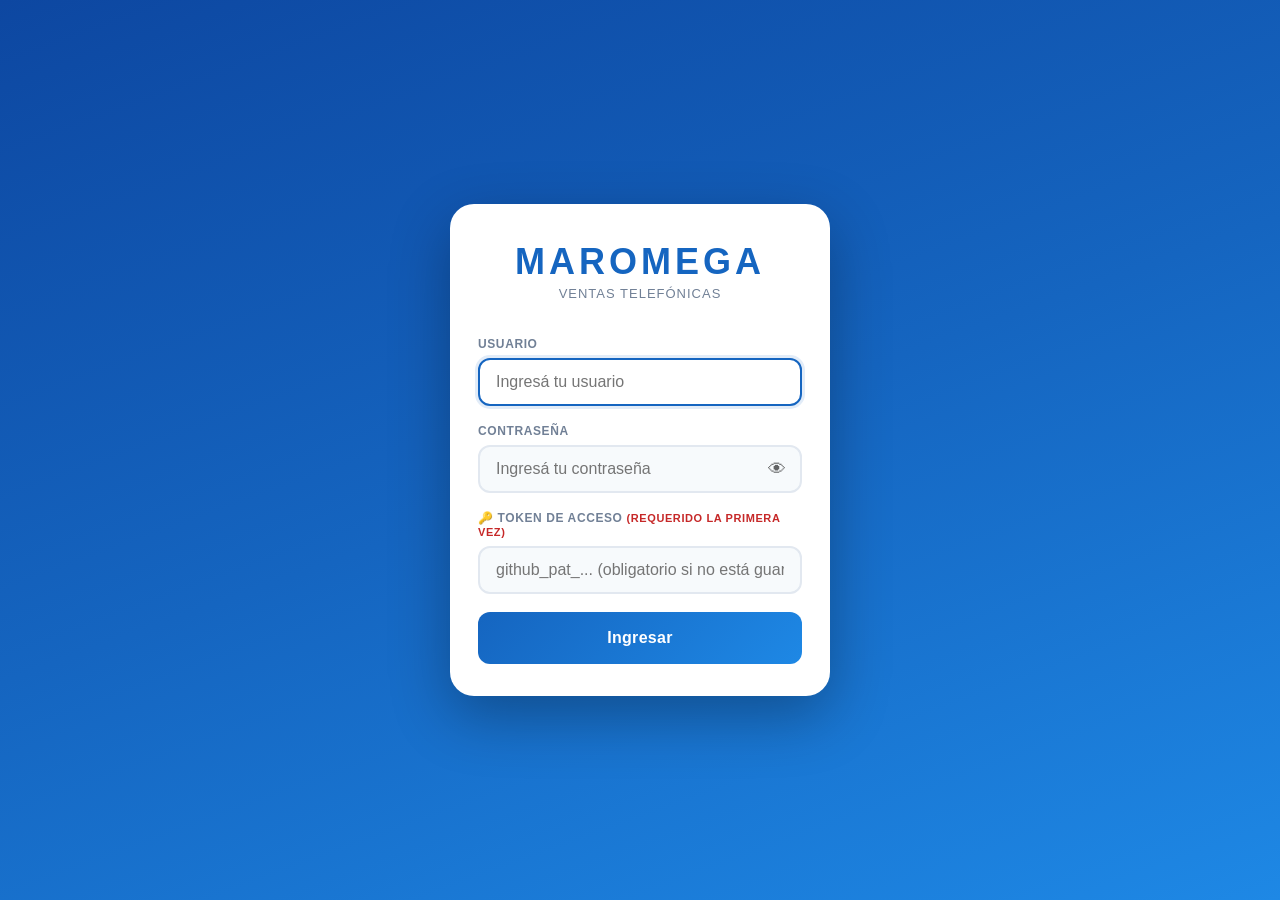
<file: index.html>
<!DOCTYPE html>
<html lang="es">
<head>
    <meta charset="UTF-8">
    <meta name="viewport" content="width=device-width, initial-scale=1.0, maximum-scale=1.0, user-scalable=no">
    <title>MAROMEGA · Ventas</title>
    <link rel="stylesheet" href="css/style.css">
</head>
<body class="login-body">
    <div class="login-container">
        <div class="login-logo">
            <div class="login-brand">MAROMEGA</div>
            <p class="login-subtitle">Ventas Telefónicas</p>
        </div>
        <form id="loginForm" class="login-form" onsubmit="handleLogin(event)">
            <div class="form-group">
                <label for="username">Usuario</label>
                <input type="text" id="username" name="username" autocomplete="username"
                       placeholder="Ingresá tu usuario" required autofocus>
            </div>
            <div class="form-group">
                <label for="password">Contraseña</label>
                <div class="password-wrapper">
                    <input type="password" id="password" name="password" autocomplete="current-password"
                           placeholder="Ingresá tu contraseña" required>
                    <button type="button" class="toggle-pass" onclick="togglePassword()" tabindex="-1">👁</button>
                </div>
            </div>
            <div class="form-group" id="tokenGroup">
                <label for="ghToken" style="display:flex;justify-content:space-between;align-items:center">
                    <span>🔑 Token de acceso <span id="tokenRequired" style="color:#c62828;font-size:11px">(requerido la primera vez)</span></span>
                    <span id="tokenStatus" style="font-size:11px;color:#2e7d32;font-weight:normal"></span>
                </label>
                <input type="password" id="ghToken" placeholder="github_pat_... (obligatorio si no está guardado)" autocomplete="off" autocorrect="off" spellcheck="false">
                <button type="button" id="clearTokenBtn" onclick="clearToken()" style="display:none;margin-top:4px;font-size:11px;color:#c62828;background:none;border:none;cursor:pointer;padding:0">✕ Borrar token guardado</button>
            </div>
            <button type="submit" class="btn-primary" id="loginBtn">
                <span id="loginBtnText">Ingresar</span>
                <span id="loginBtnSpinner" class="spinner hidden"></span>
            </button>
            <p id="loginError" class="error-msg hidden"></p>
        </form>
    </div>

    <script src="js/config.js?v=2"></script>
    <script src="js/auth.js?v=2"></script>
    <script>
        async function handleLogin(e) {
            e.preventDefault();
            const btn = document.getElementById('loginBtn');
            const btnText = document.getElementById('loginBtnText');
            const spinner = document.getElementById('loginBtnSpinner');
            const errorEl = document.getElementById('loginError');

            btn.disabled = true;
            btnText.textContent = 'Verificando...';
            spinner.classList.remove('hidden');
            errorEl.classList.add('hidden');

            try {
                const username = document.getElementById('username').value.trim();
                const password = document.getElementById('password').value;
                const tok = document.getElementById('ghToken').value.trim();
                const tokenGuardado = localStorage.getItem('vt_logs_token');

                // Requerir token si no hay uno guardado
                if (!tok && !tokenGuardado) {
                    throw new Error('Ingresá el token de acceso para poder registrar gestiones.');
                }

                await login(username, password);
                if (tok) localStorage.setItem('vt_logs_token', tok);
                window.location.replace('app.html');
            } catch (err) {
                errorEl.textContent = err.message;
                errorEl.classList.remove('hidden');
                btn.disabled = false;
                btnText.textContent = 'Ingresar';
                spinner.classList.add('hidden');
            }
        }

        function togglePassword() {
            const input = document.getElementById('password');
            input.type = input.type === 'password' ? 'text' : 'password';
        }

        function clearToken() {
            localStorage.removeItem('vt_logs_token');
            document.getElementById('tokenStatus').textContent = '';
            document.getElementById('clearTokenBtn').style.display = 'none';
            document.getElementById('ghToken').placeholder = 'github_pat_...';
        }

        // Mostrar estado del token guardado
        if (localStorage.getItem('vt_logs_token')) {
            document.getElementById('tokenStatus').textContent = '✅ guardado en este dispositivo';
            document.getElementById('clearTokenBtn').style.display = 'block';
            document.getElementById('ghToken').placeholder = 'Dejar vacío para usar el guardado';
            document.getElementById('tokenRequired').style.display = 'none';
        }

        // Redirect if already logged in
        if (getSession()) {
            window.location.replace('app.html');
        }
    </script>
</body>
</html>
</file>
<file: css/style.css>
/* ─── Variables ─── */
:root {
    --primary:        #1565C0;
    --primary-light:  #1E88E5;
    --primary-dark:   #0D47A1;
    --wa-green:       #25D366;
    --sms-orange:     #FF8F00;
    --call-blue:      #1565C0;
    --success:        #2E7D32;
    --success-light:  #4CAF50;
    --danger:         #C62828;
    --bg:             #EDF2F7;
    --card:           #FFFFFF;
    --text:           #1A202C;
    --text-secondary: #718096;
    --border:         #E2E8F0;
    --shadow:         0 2px 8px rgba(0,0,0,0.08);
    --shadow-md:      0 4px 16px rgba(0,0,0,0.12);
    --radius:         16px;
    --radius-sm:      10px;
    --header-h:       62px;
    --search-h:       56px;
    --filter-h:       48px;
}

/* ─── Reset ─── */
*, *::before, *::after {
    box-sizing: border-box;
    margin: 0;
    padding: 0;
    -webkit-tap-highlight-color: transparent;
}

body {
    font-family: -apple-system, BlinkMacSystemFont, 'Segoe UI', Roboto, 'Helvetica Neue', sans-serif;
    background: var(--bg);
    color: var(--text);
    min-height: 100vh;
    -webkit-font-smoothing: antialiased;
}

/* ─── LOGIN ─── */
.login-body {
    display: flex;
    align-items: center;
    justify-content: center;
    min-height: 100vh;
    padding: 24px 16px;
    background: linear-gradient(160deg, #0D47A1 0%, #1565C0 50%, #1E88E5 100%);
}

.login-container {
    background: white;
    border-radius: 24px;
    padding: 40px 28px 32px;
    width: 100%;
    max-width: 380px;
    box-shadow: 0 20px 60px rgba(0,0,0,0.30);
}

.login-logo {
    text-align: center;
    margin-bottom: 36px;
}

.login-brand {
    font-size: 36px;
    font-weight: 900;
    color: var(--primary);
    letter-spacing: 4px;
    line-height: 1;
    margin-bottom: 6px;
}

.login-subtitle {
    font-size: 13px;
    color: var(--text-secondary);
    font-weight: 500;
    letter-spacing: 1px;
    text-transform: uppercase;
}

.login-form .form-group {
    margin-bottom: 18px;
}

.login-form label {
    display: block;
    font-size: 12px;
    font-weight: 700;
    color: var(--text-secondary);
    margin-bottom: 7px;
    text-transform: uppercase;
    letter-spacing: 0.6px;
}

.login-form input {
    width: 100%;
    padding: 13px 16px;
    border: 2px solid var(--border);
    border-radius: 12px;
    font-size: 16px;
    outline: none;
    transition: border-color 0.2s, box-shadow 0.2s;
    background: #F7FAFC;
    color: var(--text);
}

.login-form input:focus {
    border-color: var(--primary);
    background: white;
    box-shadow: 0 0 0 3px rgba(21,101,192,0.12);
}

.password-wrapper {
    position: relative;
}

.password-wrapper input {
    padding-right: 46px;
}

.toggle-pass {
    position: absolute;
    right: 12px;
    top: 50%;
    transform: translateY(-50%);
    background: none;
    border: none;
    font-size: 18px;
    cursor: pointer;
    padding: 4px;
    line-height: 1;
    opacity: 0.6;
}

.toggle-pass:hover {
    opacity: 1;
}

.btn-primary {
    width: 100%;
    padding: 14px;
    background: linear-gradient(135deg, var(--primary) 0%, var(--primary-light) 100%);
    color: white;
    border: none;
    border-radius: 12px;
    font-size: 16px;
    font-weight: 700;
    cursor: pointer;
    margin-top: 6px;
    transition: opacity 0.15s, transform 0.1s;
    display: flex;
    align-items: center;
    justify-content: center;
    gap: 8px;
    min-height: 52px;
    letter-spacing: 0.3px;
}

.btn-primary:active {
    transform: scale(0.98);
    opacity: 0.9;
}

.btn-primary:disabled {
    opacity: 0.65;
    cursor: default;
    transform: none;
}

.spinner {
    width: 18px;
    height: 18px;
    border: 3px solid rgba(255,255,255,0.4);
    border-top-color: white;
    border-radius: 50%;
    animation: spin 0.7s linear infinite;
}

@keyframes spin {
    to { transform: rotate(360deg); }
}

.error-msg {
    color: var(--danger);
    font-size: 13px;
    text-align: center;
    margin-top: 12px;
    padding: 10px 14px;
    background: #FFF5F5;
    border-radius: 10px;
    border: 1px solid #FED7D7;
}

.hidden {
    display: none !important;
}

/* ─── APP HEADER ─── */
.app-header {
    position: fixed;
    top: 0; left: 0; right: 0;
    height: var(--header-h);
    background: linear-gradient(135deg, var(--primary-dark) 0%, var(--primary) 100%);
    color: white;
    display: flex;
    align-items: center;
    justify-content: space-between;
    padding: 0 14px 0 16px;
    z-index: 200;
    box-shadow: 0 2px 12px rgba(0,0,0,0.25);
}

.header-left {
    display: flex;
    flex-direction: column;
    justify-content: center;
    min-width: 0;
    overflow: hidden;
}

.app-brand {
    font-size: 18px;
    font-weight: 900;
    letter-spacing: 3px;
    line-height: 1.1;
    white-space: nowrap;
}

.app-branch {
    font-size: 11px;
    font-weight: 600;
    opacity: 0.75;
    letter-spacing: 1px;
    text-transform: uppercase;
    white-space: nowrap;
    overflow: hidden;
    text-overflow: ellipsis;
}

.header-right {
    display: flex;
    align-items: center;
    gap: 8px;
    flex-shrink: 0;
}

.app-user {
    font-size: 12px;
    opacity: 0.80;
    white-space: nowrap;
    max-width: 90px;
    overflow: hidden;
    text-overflow: ellipsis;
    display: none;
}

@media (min-width: 360px) {
    .app-user { display: block; }
}

.btn-logout {
    background: rgba(255,255,255,0.15);
    border: 1.5px solid rgba(255,255,255,0.30);
    color: white;
    padding: 6px 12px;
    border-radius: 20px;
    font-size: 12px;
    font-weight: 600;
    cursor: pointer;
    transition: background 0.15s;
    white-space: nowrap;
}

.btn-logout:active { background: rgba(255,255,255,0.28); }

/* ─── SEARCH BAR ─── */
.search-bar {
    position: fixed;
    top: var(--header-h);
    left: 0; right: 0;
    height: var(--search-h);
    background: white;
    padding: 8px 12px;
    z-index: 190;
    border-bottom: 1px solid var(--border);
}

.search-bar input {
    width: 100%;
    height: 100%;
    padding: 0 18px;
    border: 2px solid var(--border);
    border-radius: 24px;
    font-size: 15px;
    outline: none;
    background: #F7FAFC;
    color: var(--text);
    transition: border-color 0.2s, box-shadow 0.2s;
}

.search-bar input:focus {
    border-color: var(--primary-light);
    background: white;
    box-shadow: 0 0 0 3px rgba(30,136,229,0.10);
}

/* ─── FILTER TABS ─── */
.filter-tabs {
    position: fixed;
    top: calc(var(--header-h) + var(--search-h));
    left: 0; right: 0;
    height: var(--filter-h);
    display: flex;
    align-items: center;
    gap: 8px;
    padding: 0 12px;
    background: white;
    z-index: 180;
    border-bottom: 1px solid var(--border);
    overflow-x: auto;
    scrollbar-width: none;
}

.filter-tabs::-webkit-scrollbar {
    display: none;
}

.filter-tab {
    padding: 6px 18px;
    border-radius: 20px;
    border: 2px solid var(--border);
    background: white;
    color: var(--text-secondary);
    font-size: 13px;
    font-weight: 600;
    cursor: pointer;
    white-space: nowrap;
    transition: all 0.15s;
    flex-shrink: 0;
    min-height: 34px;
}

.filter-tab.active {
    background: var(--primary);
    border-color: var(--primary);
    color: white;
}

/* ─── SYNC BAR ─── */
:root {
    --sync-h: 44px;
}
.sync-bar {
    position: fixed;
    top: calc(var(--header-h) + var(--search-h) + var(--filter-h));
    left: 0; right: 0;
    height: var(--sync-h);
    display: flex;
    align-items: center;
    justify-content: space-between;
    gap: 10px;
    padding: 0 14px;
    background: #FFF8E1;
    border-bottom: 1px solid #FFE082;
    z-index: 170;
}
.sync-hint {
    font-size: 12px;
    color: #7B6000;
    font-weight: 500;
    white-space: nowrap;
    overflow: hidden;
    text-overflow: ellipsis;
}
.btn-recover {
    flex-shrink: 0;
    padding: 5px 14px;
    border-radius: 20px;
    border: 2px solid #F9A825;
    background: #F9A825;
    color: #1A1A00;
    font-size: 12px;
    font-weight: 700;
    cursor: pointer;
    white-space: nowrap;
    transition: all 0.15s;
}
.btn-recover:active {
    background: #F57F17;
    border-color: #F57F17;
}

/* ─── CLIENT LIST ─── */
.client-list {
    margin-top: calc(var(--header-h) + var(--search-h) + var(--filter-h) + var(--sync-h));
    padding: 12px 10px 28px;
}

/* ─── STATS BAR ─── */
.stats-bar {
    background: white;
    border-radius: var(--radius-sm);
    padding: 10px 14px;
    margin-bottom: 10px;
    box-shadow: var(--shadow);
    display: flex;
    align-items: center;
    justify-content: space-between;
    gap: 12px;
}

.stats-numbers {
    font-size: 13px;
    color: var(--text-secondary);
    font-weight: 500;
}

.stats-numbers strong {
    color: var(--primary);
    font-weight: 700;
    font-size: 15px;
}

.stats-filter {
    color: var(--primary-light);
    font-size: 12px;
}

.stats-progress {
    display: flex;
    align-items: center;
    gap: 8px;
    flex-shrink: 0;
}

.progress-bar {
    width: 80px;
    height: 6px;
    background: var(--border);
    border-radius: 3px;
    overflow: hidden;
}

.progress-fill {
    height: 100%;
    background: linear-gradient(90deg, var(--primary-light), var(--wa-green));
    border-radius: 3px;
    transition: width 0.4s ease;
}

.progress-pct {
    font-size: 11px;
    font-weight: 700;
    color: var(--text-secondary);
    min-width: 28px;
    text-align: right;
}



/* ─── CLIENT CARD ─── */
.client-card {
    background: var(--card);
    border-radius: var(--radius);
    padding: 14px 14px 12px;
    margin-bottom: 10px;
    box-shadow: var(--shadow);
    border-left: 4px solid transparent;
    transition: border-color 0.25s;
    overflow: hidden;
}

.client-card.contacted {
    border-left-color: var(--success-light);
}

/* ─── CARD TOP ─── */
.card-top {
    display: flex;
    align-items: flex-start;
    gap: 12px;
    margin-bottom: 12px;
}

.client-avatar {
    width: 44px;
    height: 44px;
    border-radius: 50%;
    display: flex;
    align-items: center;
    justify-content: center;
    font-size: 16px;
    font-weight: 800;
    color: white;
    flex-shrink: 0;
    letter-spacing: 1px;
}

.card-main {
    flex: 1;
    min-width: 0;
}

.client-name {
    font-size: 16px;
    font-weight: 700;
    color: var(--text);
    line-height: 1.3;
    word-break: break-word;
}

.client-meta {
    margin-top: 4px;
    display: flex;
    flex-wrap: wrap;
    gap: 5px;
}

.contacted-badge {
    display: inline-flex;
    align-items: center;
    gap: 4px;
    background: #E8F5E9;
    color: var(--success);
    border: 1px solid #A5D6A7;
    font-size: 11px;
    font-weight: 700;
    padding: 4px 9px;
    border-radius: 10px;
    white-space: nowrap;
    flex-shrink: 0;
    line-height: 1.3;
}

/* ─── TAG ─── */
.tag {
    background: #EDF2F7;
    color: var(--text-secondary);
    font-size: 11px;
    font-weight: 600;
    padding: 2px 8px;
    border-radius: 6px;
    white-space: nowrap;
}

/* ─── PHONE ROWS ─── */
.phone-list {
    display: flex;
    flex-direction: column;
    gap: 7px;
    margin-bottom: 10px;
}

.phone-row {
    display: flex;
    align-items: center;
    background: #F7FAFC;
    border-radius: var(--radius-sm);
    padding: 8px 10px;
    gap: 8px;
}

.phone-info {
    display: flex;
    align-items: center;
    gap: 6px;
    flex: 1;
    min-width: 0;
}

.phone-label {
    font-size: 10px;
    font-weight: 700;
    color: var(--text-secondary);
    text-transform: uppercase;
    letter-spacing: 0.5px;
    flex-shrink: 0;
}

.phone-number {
    font-size: 14px;
    font-weight: 600;
    color: var(--text);
    overflow: hidden;
    text-overflow: ellipsis;
    white-space: nowrap;
}

.contact-btns {
    display: flex;
    gap: 6px;
    flex-shrink: 0;
}

.btn-contact {
    display: flex;
    align-items: center;
    justify-content: center;
    width: 42px;
    height: 42px;
    border: none;
    border-radius: var(--radius-sm);
    cursor: pointer;
    transition: transform 0.1s, filter 0.1s;
    flex-shrink: 0;
}

.btn-contact:active {
    transform: scale(0.87);
    filter: brightness(0.9);
}

.btn-call { background: #E3F2FD; color: var(--call-blue); }
.btn-sms  { background: #FFF3E0; color: var(--sms-orange); }
.btn-wa   { background: #E8F5E9; color: var(--wa-green); }

.no-phone {
    font-size: 13px;
    color: #A0AEC0;
    font-style: italic;
    padding: 4px 0;
}

/* ─── PROMO BUTTON ─── */
.btn-promo {
    width: 100%;
    padding: 11px 14px;
    background: linear-gradient(135deg, #1B9E4B 0%, var(--wa-green) 100%);
    color: white;
    border: none;
    border-radius: var(--radius-sm);
    font-size: 14px;
    font-weight: 700;
    cursor: pointer;
    display: flex;
    align-items: center;
    justify-content: center;
    gap: 8px;
    margin-bottom: 10px;
    transition: filter 0.15s, transform 0.1s;
    letter-spacing: 0.2px;
}

.btn-promo:active {
    filter: brightness(0.92);
    transform: scale(0.99);
}

/* ─── NOTES ─── */
.note-input {
    width: 100%;
    min-height: 50px;
    max-height: 110px;
    padding: 8px 12px;
    border: 1.5px solid var(--border);
    border-radius: var(--radius-sm);
    font-size: 13px;
    color: var(--text);
    background: #FAFAFA;
    resize: vertical;
    font-family: inherit;
    transition: border-color 0.2s;
    line-height: 1.5;
}

.note-input:focus {
    outline: none;
    border-color: var(--primary-light);
    background: white;
}

.note-input::placeholder {
    color: #A0AEC0;
}

/* ─── ESTADOS ─── */
.loading, .empty-state {
    text-align: center;
    padding: 56px 24px;
    color: var(--text-secondary);
}

.empty-icon {
    font-size: 48px;
    margin-bottom: 12px;
    line-height: 1;
}

.empty-state h3 {
    font-size: 18px;
    font-weight: 700;
    margin-bottom: 6px;
    color: var(--text);
}

.empty-state p {
    font-size: 14px;
}

.btn-retry {
    margin-top: 20px;
    padding: 12px 28px;
    background: var(--primary);
    color: white;
    border: none;
    border-radius: 10px;
    font-size: 15px;
    font-weight: 600;
    cursor: pointer;
}

/* ─── TOAST ─── */
.toast {
    position: fixed;
    bottom: 28px;
    left: 50%;
    transform: translateX(-50%);
    background: rgba(26, 32, 44, 0.92);
    color: white;
    padding: 11px 24px;
    border-radius: 24px;
    font-size: 14px;
    font-weight: 500;
    z-index: 999;
    pointer-events: none;
    white-space: nowrap;
    max-width: 88vw;
    text-align: center;
    overflow: hidden;
    text-overflow: ellipsis;
    transition: opacity 0.3s;
    box-shadow: 0 4px 20px rgba(0,0,0,0.25);
}

.toast.hidden {
    opacity: 0;
    pointer-events: none;
}
</file>
